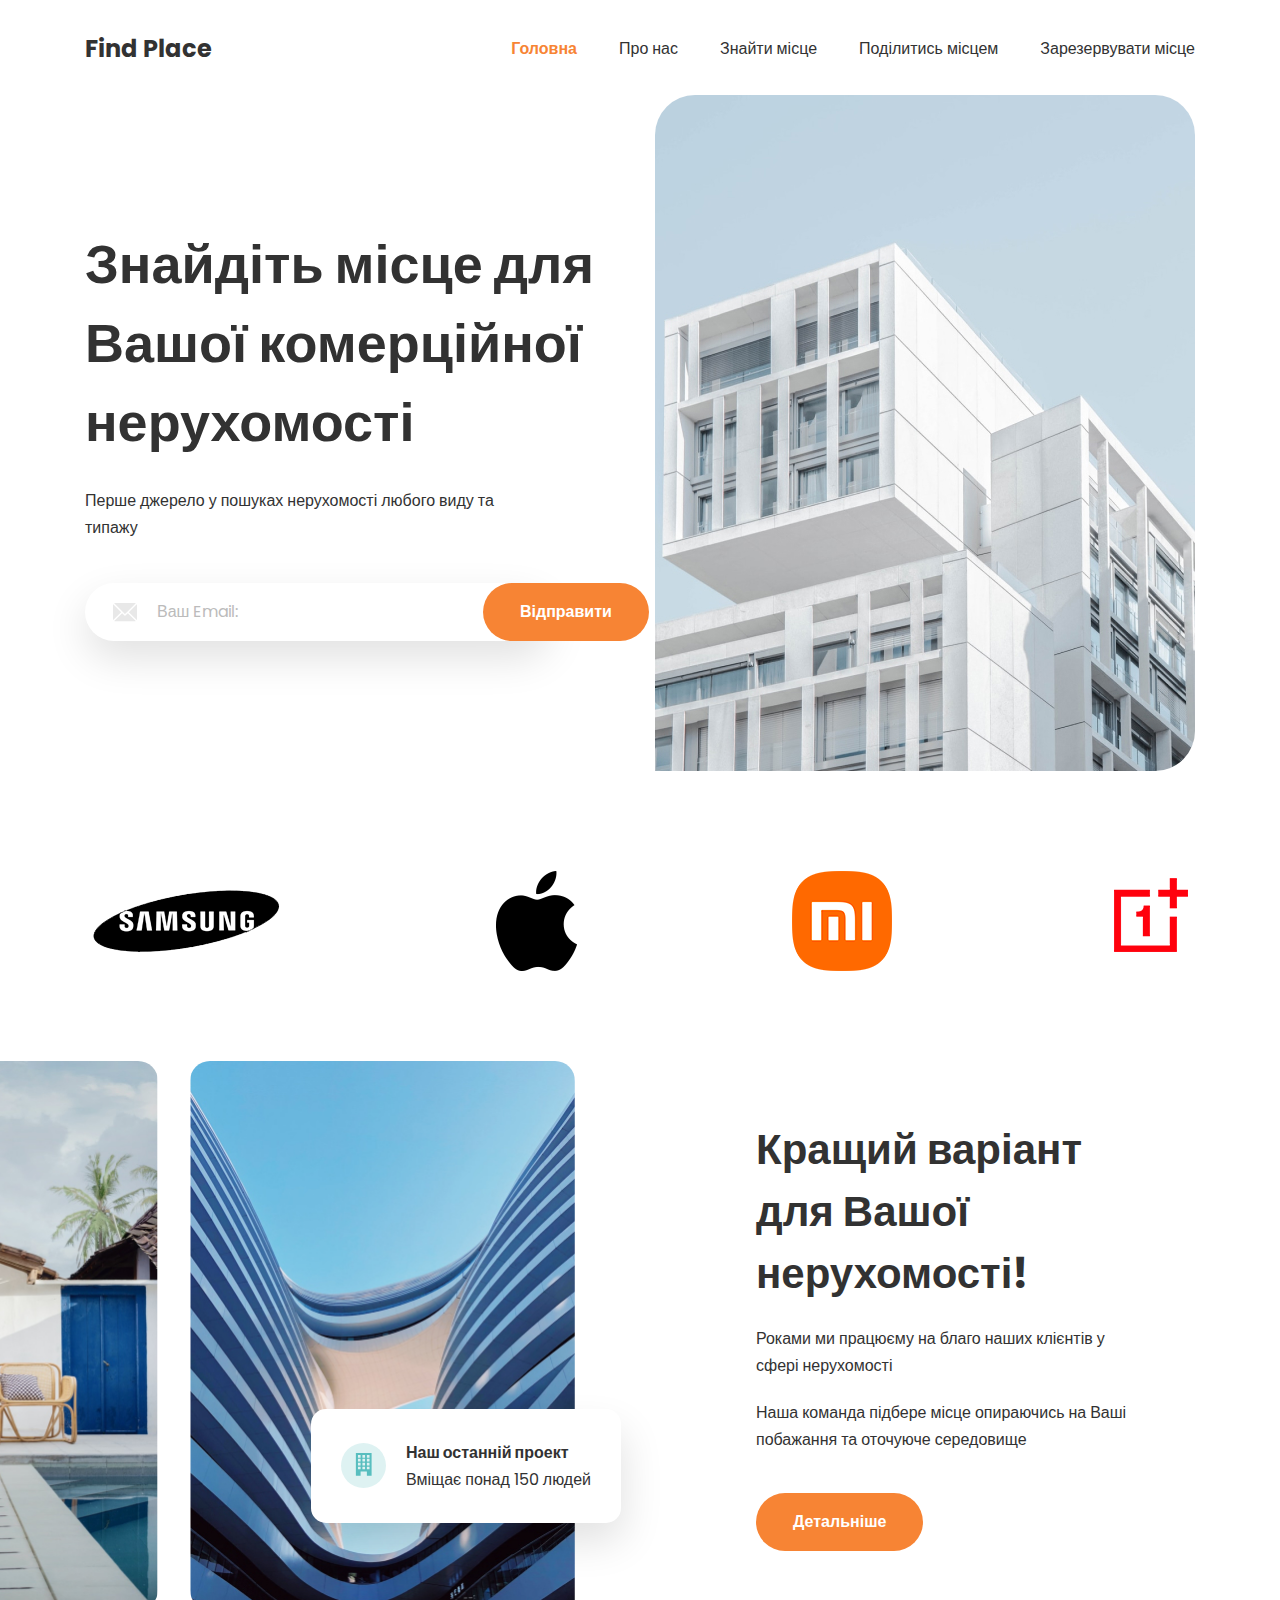
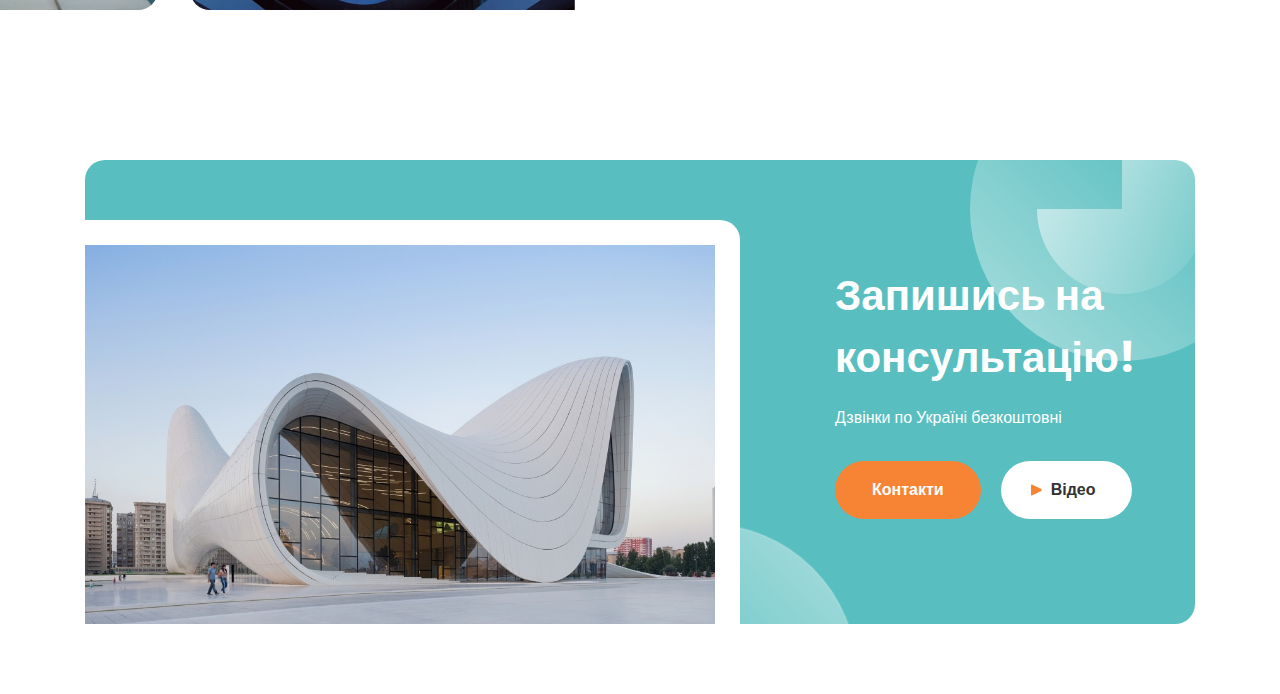
<file: index.html>
<!DOCTYPE html>
<html lang="en">
<head>
    <meta charset="UTF-8">
    <meta http-equiv="X-UA-Compatible" content="IE=edge">
    <meta name="viewport" content="width=device-width, initial-scale=1.0">
    <title>Find Place</title>
    <link rel="stylesheet" href="./css/main.css">
    <link rel="preconnect" href="https://fonts.googleapis.com">
    <link rel="preconnect" href="https://fonts.gstatic.com" crossorigin>
    <link href="https://fonts.googleapis.com/css2?family=Poppins:wght@400;700&display=swap" rel="stylesheet">
    <script>
    function task(){
        alert("Номер по Україні +380 (055) 999 88")
        alert("Номер по Європі (055) 999 88")
        alert("Email: Build@corp.ua")
    }</script>
</head>
<body>

    <nav class="nav">
        <div class="container">
            <div class="nav__row">
                <div class="logo">
                    
                    <span>Find Place</span>
                </div>
                <div class="navigation-list">
                    <ul>
                        <li><a href="index.html" class="active">Головна</a></li>
                        <li><a href="Second.html">Про нас</a></li>
                        <li><a href="Third.html">Знайти місце</a></li>
                        <li><a href="Fourth.html">Поділитись місцем</a></li>
                        <li><a href="Fives.html">Зарезервувати місце</a></li>
                    </ul>
                </div>
            </div>
        </div>
    </nav>

    <header class="header">
        <div class="container">
            <div class="header__row">
                <div class="header__text">
                    <h1 class="header__title">
                        Знайдіть місце для Вашої комерційної нерухомості
                    </h1>

                    <p>Перше джерело у пошуках нерухомості любого виду та типажу</p>

                    <form action="" class="header__form form">
                        <label class="form__label">
                            <input type="text" class="form__input" placeholder="Ваш Email: ">
                            <button class="form__button button">Відправити</button>
                        </label>
                    </form>


                </div>
                <div class="header__img">
                    <img src="./img/header/img.jpg" alt="Real estate space">
                </div>
            </div>
        </div>
    </header>

    <section class="clients">
        <div class="container">
            <div class="clients__row">
                <img src="./img/icons/logo.png" alt="Logo">
                <img src="./img/icons/logoapple.png" alt="Logo">
                <img src="./img/icons/milogo.png" alt="Logo">
                <img src="./img/icons/OnePlus_Logo.png" alt="Logo">
            </div>
        </div>
    </section>

    <section class="objects">
        <div class="container container--fluid container--no-padding">
            <div class="objects__row">

                <!-- objects__img -->
                <div class="objects__img">

                    <div class="img-card img-card--rounder">
                        <img src="./img/cards/01.jpg" class="img-card__img" alt="Image">
                    </div>

                    <!-- img-card -->
                    <div class="img-card">
                        <img src="./img/cards/02.jpg" class="img-card__img" alt="Image">

                        <div class="img-card__info">

                            <!-- card-info -->
                            <div class="card-info">
                                <div class="card-info__icon">
                                    <img src="./img/icons/building.svg" alt="" class="">
                                </div>
                                <div class="card-info__text">
                                    <h3 class="card-info__title">Наш останній проект</h3>
                                    <p>Вміщає понад 150 людей</p>
                                </div>
                            </div>
                            <!-- //card-info -->


                        </div>
                    </div>
                    <!-- //img-card -->

                </div>
                <!-- //objects__img -->

                <!-- objects__text -->
                <div class="objects__text">

                    <h2 class="objects__title title">Кращий варіант для Вашої нерухомості!</h2>

                    <p>Роками ми працюєму на благо наших клієнтів у сфері нерухомості</p>
                    <p>Наша команда підбере місце опираючись на Ваші побажання та оточуюче середовище</p>

                    <a href="#!" class="objects__button button">Детальніше</a>

                </div>
                <!-- //objects__text -->
            </div>
        </div>
    </section>

    <section class="cta">
        <div class="container">
            <div class="cta__block">

                <div class="cta__img">
                    <img src="./img/icons/Dashboard.jpg" alt="">
                </div>

                <!-- cta__text -->
                <div class="cta__text">

                    <h2 class="cta__title title">Запишись на консультацію!</h2>

                    <p>Дзвінки по Україні безкоштовні</p>
                    <div class="cta__buttons-row">
                        <a href="#!" class="button" onclick = "task()" >Контакти</a>
                        <button class="button button--white button--play" >
                            <a href="https://www.youtube.com/watch?v=beIpTuttWUk">Відео</a>
                        </button>
                    </div>

                </div>
                <!-- // cta__text -->

            </div>
        </div>
    </section>



    <script src="./js/script.js"></script>
</body>
</html>
</file>
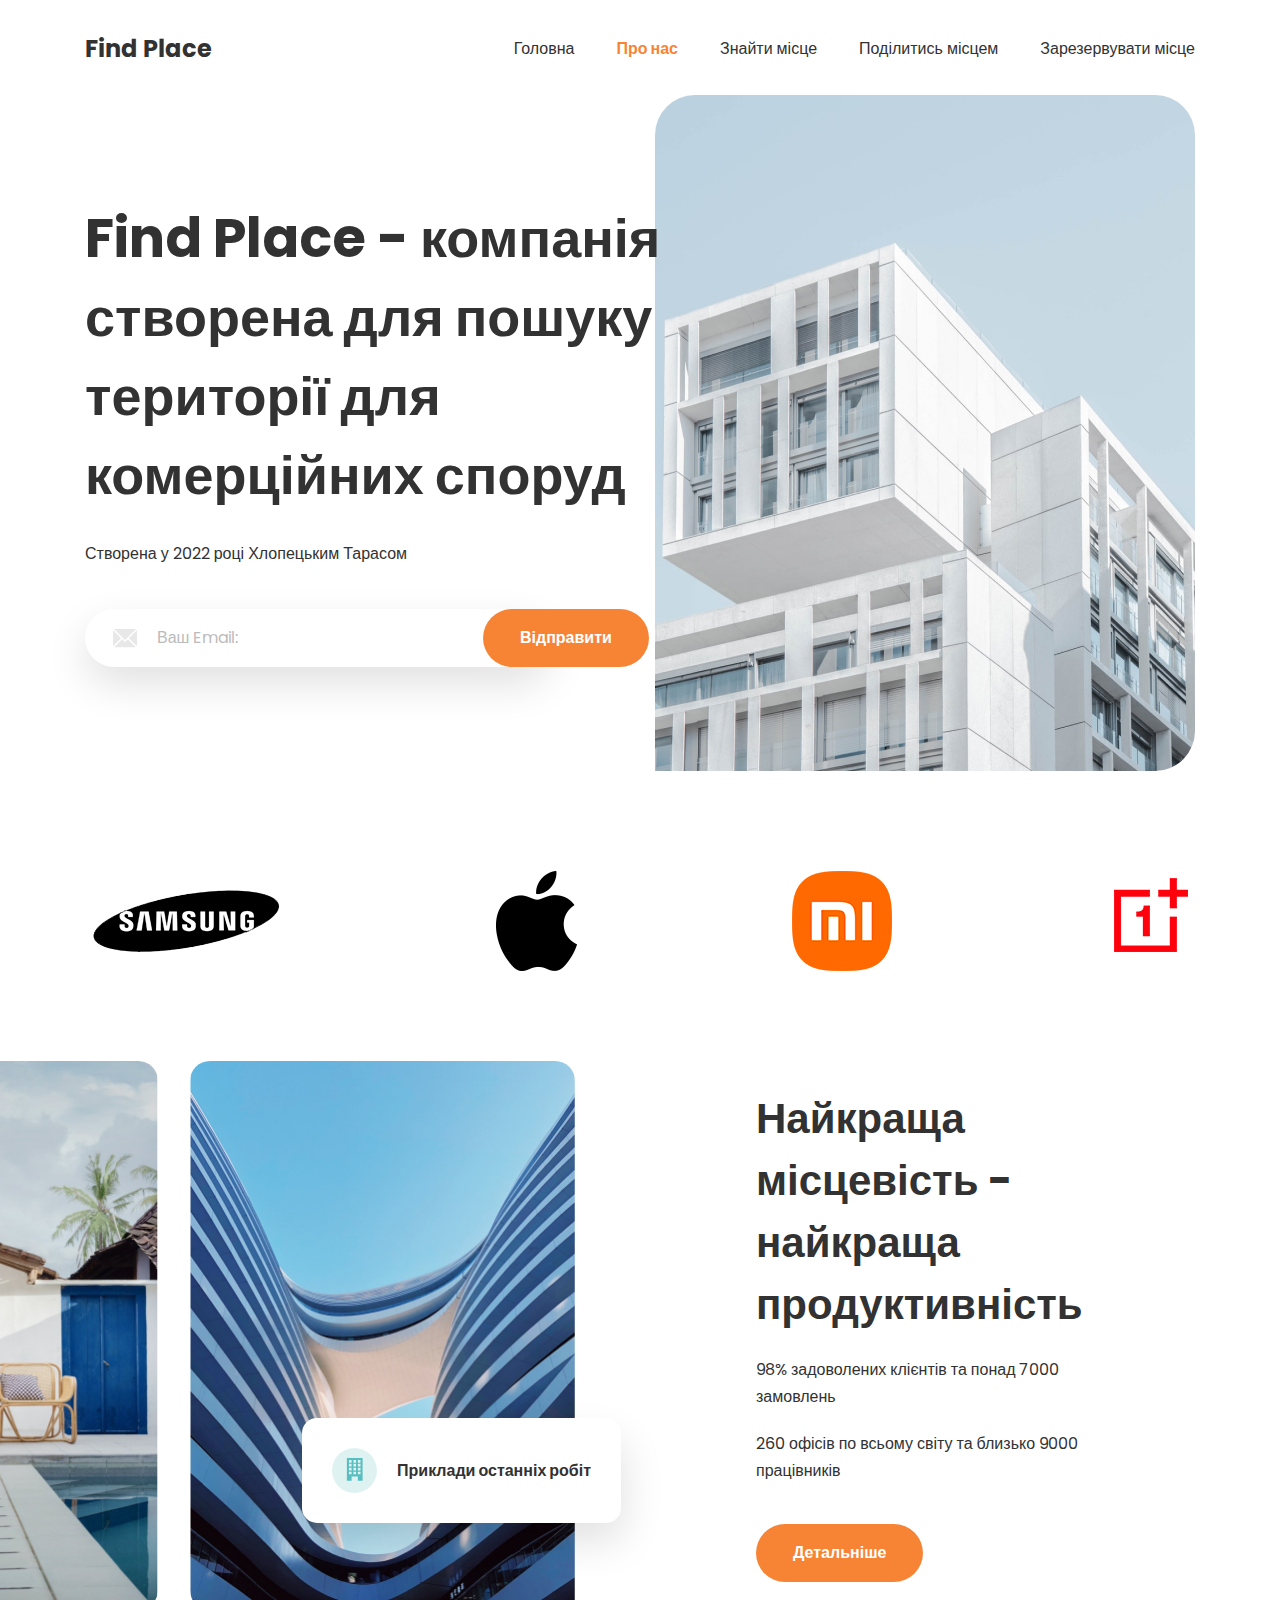
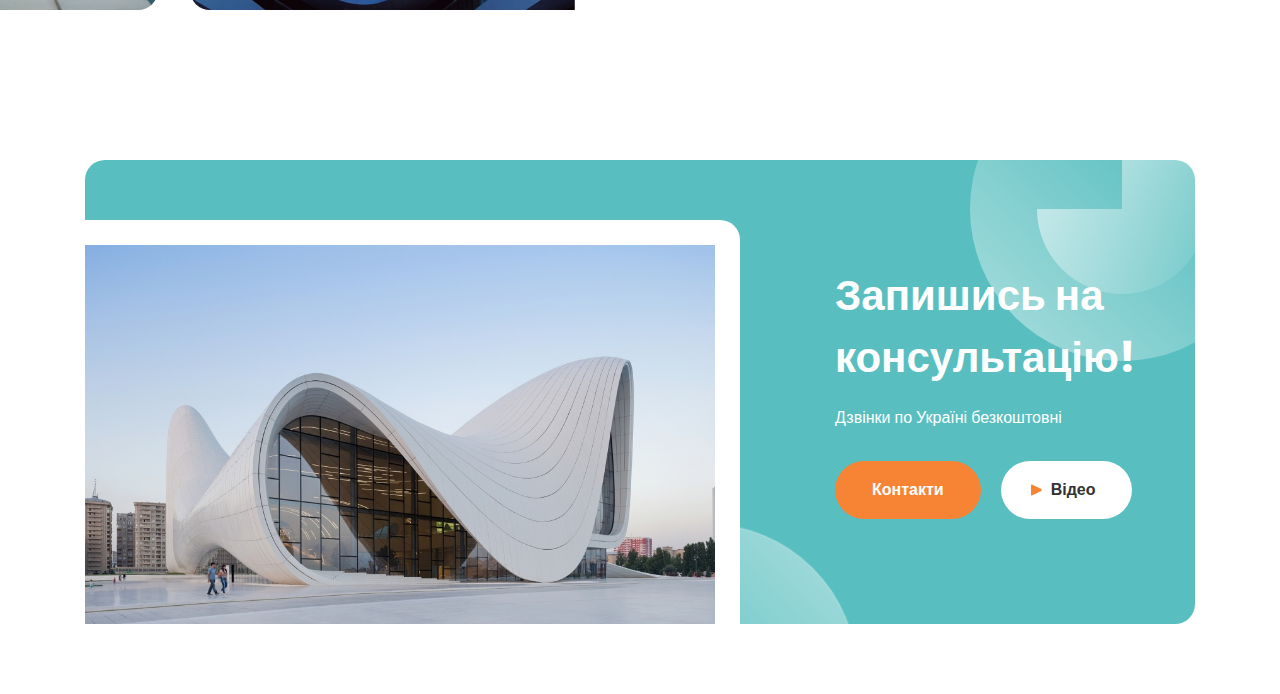
<file: Second.html>
<!DOCTYPE html>
<html lang="en">
<head>
    <meta charset="UTF-8">
    <meta http-equiv="X-UA-Compatible" content="IE=edge">
    <meta name="viewport" content="width=device-width, initial-scale=1.0">
    <title>About Us</title>
    <link rel="stylesheet" href="./css/main.css">
    <link rel="preconnect" href="https://fonts.googleapis.com">
    <link rel="preconnect" href="https://fonts.gstatic.com" crossorigin>
    <link href="https://fonts.googleapis.com/css2?family=Poppins:wght@400;700&display=swap" rel="stylesheet">
    <script>
    function task(){
        alert("Номер по Україні +380 (055) 999 88")
        alert("Номер по Європі (055) 999 88")
        alert("Email: Build@corp.ua")
    }</script>
</head>
<body>

    <nav class="nav">
        <div class="container">
            <div class="nav__row">
                <div class="logo">
                    
                    <span>Find Place</span>
                </div>
                <div class="navigation-list">
                    <ul>
                        <li><a href="index.html">Головна</a></li>
                        <li><a href="Second.html" class="active">Про нас</a></li>
                        <li><a href="Third.html">Знайти місце</a></li>
                        <li><a href="#">Поділитись місцем</a></li>
                        <li><a href="#">Зарезервувати місце</a></li>
                    </ul>
                </div>
            </div>
        </div>
    </nav>

    <header class="header">
        <div class="container">
            <div class="header__row">
                <div class="header__text">
                    <h2 class="header__title">
                        Find Place - компанія створена для пошуку території для комерційних споруд 
                    </h2>

                    <p>Створена у 2022 році Хлопецьким Тарасом</p>

                    <form action="" class="header__form form">
                        <label class="form__label">
                            <input type="text" class="form__input" placeholder="Ваш Email: ">
                            <button class="form__button button">Відправити</button>
                        </label>
                    </form>


                </div>
                <div class="header__img">
                    <img src="./img/header/img.jpg" alt="Real estate space">
                </div>
            </div>
        </div>
    </header>

    <section class="clients">
        <div class="container">
            <div class="clients__row">
                <img src="./img/icons/logo.png" alt="Logo">
                <img src="./img/icons/logoapple.png" alt="Logo">
                <img src="./img/icons/milogo.png" alt="Logo">
                <img src="./img/icons/OnePlus_Logo.png" alt="Logo">
            </div>
        </div>
    </section>

    <section class="objects">
        <div class="container container--fluid container--no-padding">
            <div class="objects__row">

                <!-- objects__img -->
                <div class="objects__img">

                    <div class="img-card img-card--rounder">
                        <img src="./img/cards/01.jpg" class="img-card__img" alt="Image">
                    </div>

                    <!-- img-card -->
                    <div class="img-card">
                        <img src="./img/cards/02.jpg" class="img-card__img" alt="Image">

                        <div class="img-card__info">

                            <!-- card-info -->
                            <div class="card-info">
                                <div class="card-info__icon">
                                    <img src="./img/icons/building.svg" alt="" class="">
                                </div>
                                <div class="card-info__text">
                                    <h3 class="card-info__title">Приклади останніх робіт</h3>
                                    <p></p>
                                </div>
                            </div>
                            <!-- //card-info -->


                        </div>
                    </div>
                    <!-- //img-card -->

                </div>
                <!-- //objects__img -->

                <!-- objects__text -->
                <div class="objects__text">

                    <h2 class="objects__title title">Найкраща місцевість - найкраща продуктивність</h2>

                    <p>98% задоволених клієнтів та понад 7000 замовлень</p>
                    <p>260 офісів по всьому світу та близько 9000 працівників</p>

                    <a href="#!" class="objects__button button">Детальніше</a>

                </div>
                <!-- //objects__text -->
            </div>
        </div>
    </section>

    <section class="cta">
        <div class="container">
            <div class="cta__block">

                <div class="cta__img">
                    <img src="./img/icons/Dashboard.jpg" alt="">
                </div>

                <!-- cta__text -->
                <div class="cta__text">

                    <h2 class="cta__title title">Запишись на консультацію!</h2>

                    <p>Дзвінки по Україні безкоштовні</p>
                    <div class="cta__buttons-row">
                        <a href="#!" class="button" onclick = "task()" >Контакти</a>
                        <button class="button button--white button--play" >
                            <a href="https://www.youtube.com/watch?v=beIpTuttWUk">Відео</a>
                        </button>
                    </div>

                </div>
                <!-- // cta__text -->

            </div>
        </div>
    </section>



    <script src="./js/script.js"></script>
</body>
</html>
</file>
<file: css/main.css>
* {
  box-sizing: border-box;
  margin: 0;
  padding: 0;
}

a {
  color: inherit;
  text-decoration: none;
}

h1, h2, h3, h4, h5, h6, p {
  font-size: inherit;
}

input, button {
  border: none;
  font-family: inherit;
  font-size: inherit;
}

button, input[type="submit"] {
  background: none;
  cursor: pointer;
}

input:focus, button:focus {
  outline: none;
}

ul, li {
  list-style: none;
}

img {
  display: block;
  max-width: 100%;
}

html, body {
  font-family: 'Poppins', sans-serif;
  font-size: 16px;
  line-height: 1.6875;
  color: #323232;
}

.container {
  max-width: 1140px;
  margin-left: auto;
  margin-right: auto;
  padding-left: 15px;
  padding-right: 15px;
}
.container--fluid {
  max-width: unset;
  width: 100%;
}
.container--no-padding {
  padding: 0;
}

.none {
  display: none;
}

.nav {
  padding-top: 35px;
  padding-bottom: 33px;
}

.nav__row {
  display: flex;
  justify-content: space-between;
  align-items: center;
}

.logo {
  display: flex;
  align-items: center;
  font-size: 24px;
  font-weight: 700;
  line-height: 1;
}

.navigation-list ul {
  display: flex;
}
.navigation-list li:not(:last-child) {
  margin-right: 42px;
}
.navigation-list a:hover {
  color: #f78434;
}
.navigation-list a.active {
  color: #f78434;
  font-weight: 700;
}

.header__row {
  display: flex;
  justify-content: space-between;
  align-items: center;
}

.header__text {
  width: 465px;
}

.header__title {
  position: relative;
  z-index: 9;
  margin-right: -160px;
  margin-bottom: 25px;
  font-size: 54px;
  font-weight: 700;
  line-height: 1.46;
}

.header__text p {
  line-height: 1.6875;
  margin-bottom: 1em;
}

.header__img img {
  border-radius: 40px 40px 40px 0;
}

.header__form {
  margin-top: 42px;
}

.form {
  background: #ffffff;
  box-shadow: 0px 17px 42px rgba(0, 0, 0, 0.12);
  border-radius: 29px;
  height: 58px;
  transition: box-shadow 0.2s ease-in;
}
.form--active {
  box-shadow: 0px 17px 42px rgba(247, 132, 52, 0.27);
}

.form__label {
  position: relative;
  display: flex;
  justify-content: space-between;
  align-items: center;
  height: 100%;
  padding-left: 72px;
}
.form__label::before {
  position: absolute;
  top: 20px;
  left: 28px;
  content: '';
  display: block;
  width: 24px;
  height: 19px;
  background-image: url("./../img/icons/mail.svg");
  background-size: initial;
}

.form__input {
  flex-grow: 1;
  margin-right: 10px;
}
.form__input::placeholder {
  color: #bbb;
}

.button {
  display: inline-block;
  height: 58px;
  padding-left: 37px;
  padding-right: 37px;
  border-radius: 29px;
  background-color: #f78434;
  line-height: 58px;
  font-weight: 700;
  color: #fff;
  transition: background-color 0.2s ease-in;
}
.button:hover {
  background-color: #ff6a00;
}
.button--white {
  background-color: #fff;
  color: #323232;
  transition: background-color 0.2s ease-in, color 0.2s ease-in;
}
.button--white:hover {
  background-color: #323232;
  color: #fff;
}
.button--play {
  padding-left: 50px;
  position: relative;
}
.button--play::before {
  position: absolute;
  left: 30px;
  top: 50%;
  transform: translateY(-50%);
  content: "";
  display: block;
  width: 12px;
  height: 12px;
  background-image: url("./../img/icons/play.svg");
  background-size: initial;
  background-repeat: no-repeat;
}

.clients {
  padding-top: 100px;
  padding-bottom: 45px;
}

.clients__row {
  display: flex;
  justify-content: space-between;
  align-items: center;
}

.objects {
  padding-top: 45px;
  padding-bottom: 80px;
}

.objects__row {
  display: flex;
  justify-content: center;
  align-items: center;
  overflow-x: hidden;
}
@media (max-width: 1495px) {
  .objects__row {
    justify-content: flex-end;
  }
}

.objects__img {
  display: flex;
  justify-content: flex-end;
  align-items: flex-start;
}

.objects__text {
  width: 374px;
  padding-left: 181px;
  padding-right: 150px;
  box-sizing: content-box;
  flex-shrink: 0;
}
.objects__text p + p {
  margin-top: 20px;
}

.objects__title {
  margin-bottom: 20px;
}

.objects__button {
  margin-top: 40px;
}

.title {
  font-size: 42px;
  font-weight: 700;
  line-height: 1.476;
}

.img-card {
  position: relative;
  width: 385px;
}
.img-card + .img-card {
  margin-left: 32px;
}

.img-card__img {
  border-radius: 20px 20px 0px 20px;
}
.img-card--rounder .img-card__img {
  border-radius: 20px;
}

.img-card__info {
  position: absolute;
  right: -46px;
  bottom: 87px;
}

.card-info {
  display: flex;
  align-items: center;
  padding: 30px;
  background: #ffffff;
  box-shadow: 4px 20px 42px -2px rgba(0, 0, 0, 0.12);
  border-radius: 15px;
}

.card-info__icon {
  margin-right: 20px;
}

.card-info__title {
  font-weight: 700;
}

.cta {
  padding-top: 70px;
  padding-bottom: 70px;
}

.cta__block {
  display: flex;
  justify-content: space-between;
  align-items: stretch;
  border-radius: 20px;
  background-color: #58bebf;
  color: #fff;
}

.cta__img {
  margin-top: 60px;
  padding-top: 25px;
  padding-right: 25px;
  background-color: white;
  border-radius: 0 20px 0 0;
}

.cta__text {
  width: 555px;
  padding-left: 95px;
  padding-right: 40px;
  box-sizing: border-box;
  display: flex;
  flex-direction: column;
  justify-content: center;
  background: url("./../img/cta/oval-bottom-left.svg") bottom left -186px no-repeat, url("./../img/cta/oval-top-right.svg") right top no-repeat;
}
.cta__text p {
  width: 320px;
}

.cta__title {
  margin-bottom: 15px;
}

.cta__buttons-row {
  margin-top: 30px;
  display: flex;
  column-gap: 20px;
}

/*# sourceMappingURL=main.css.map */
</file>
